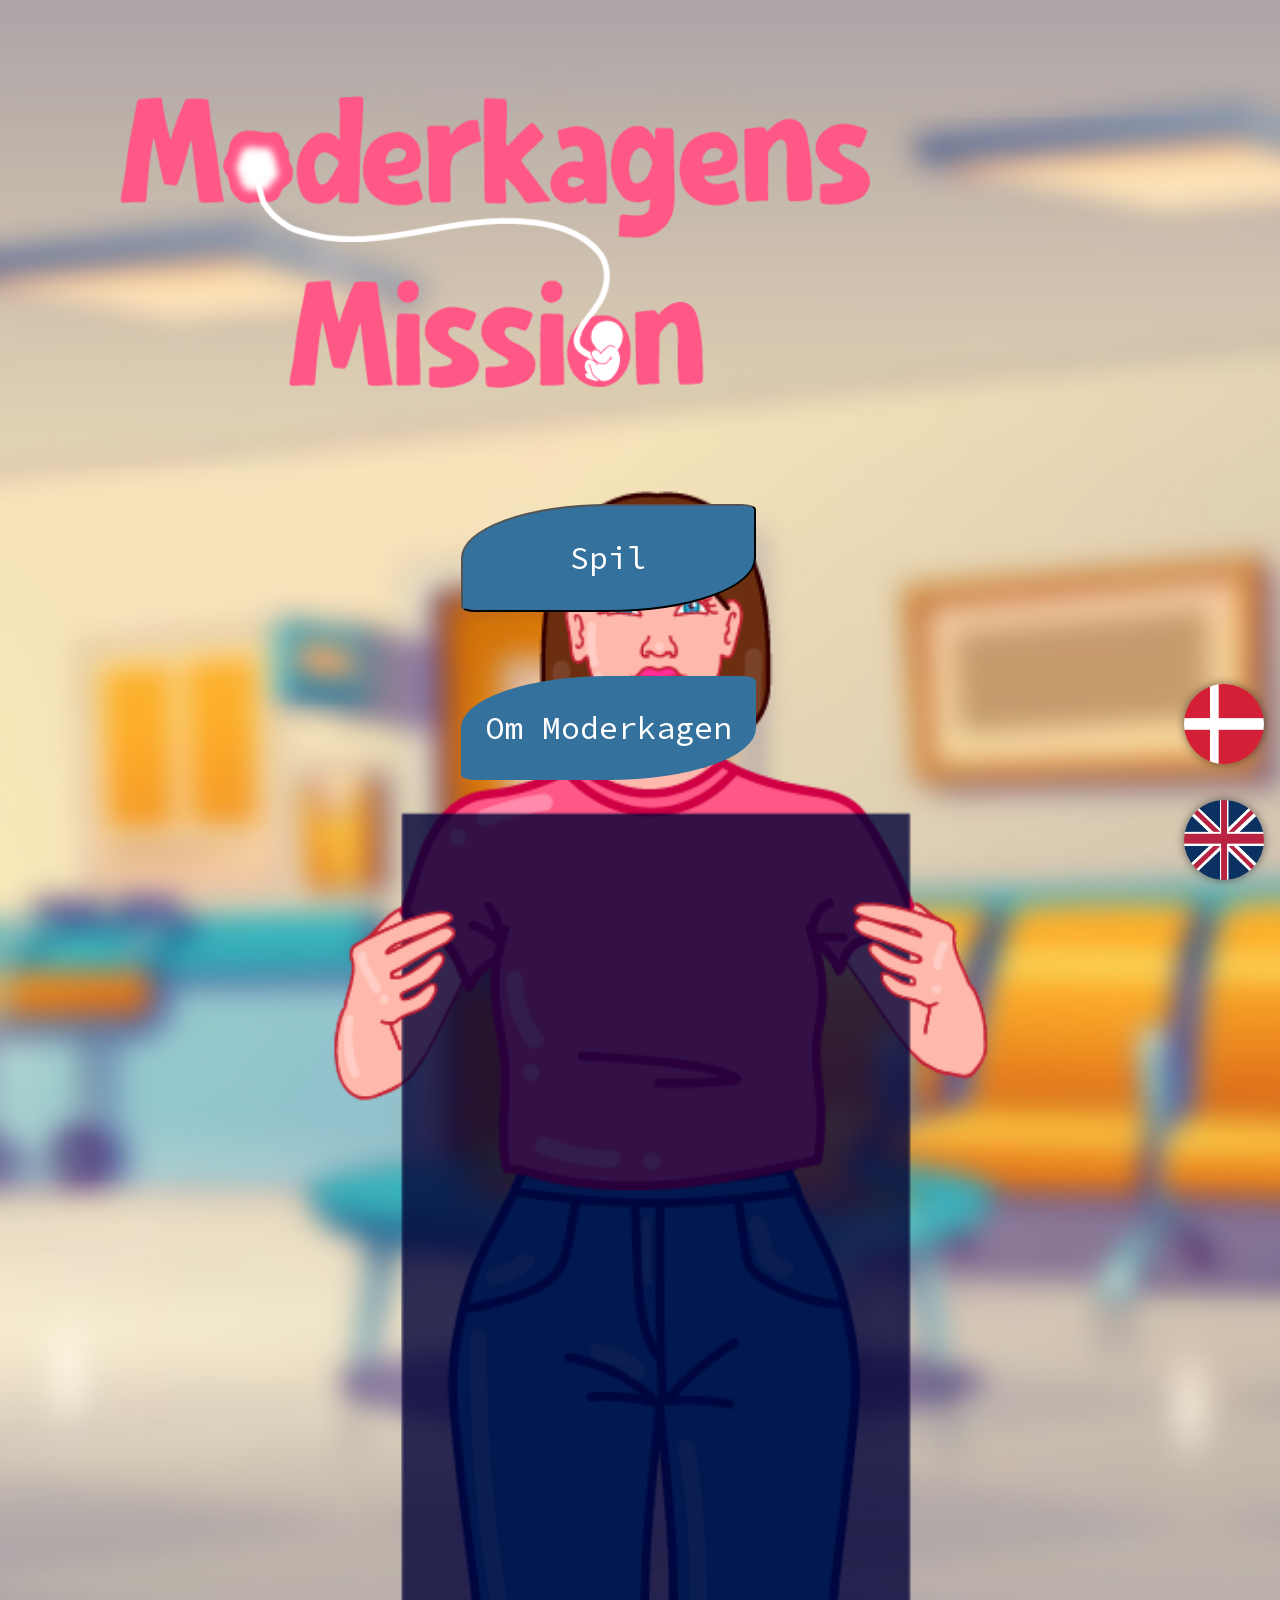
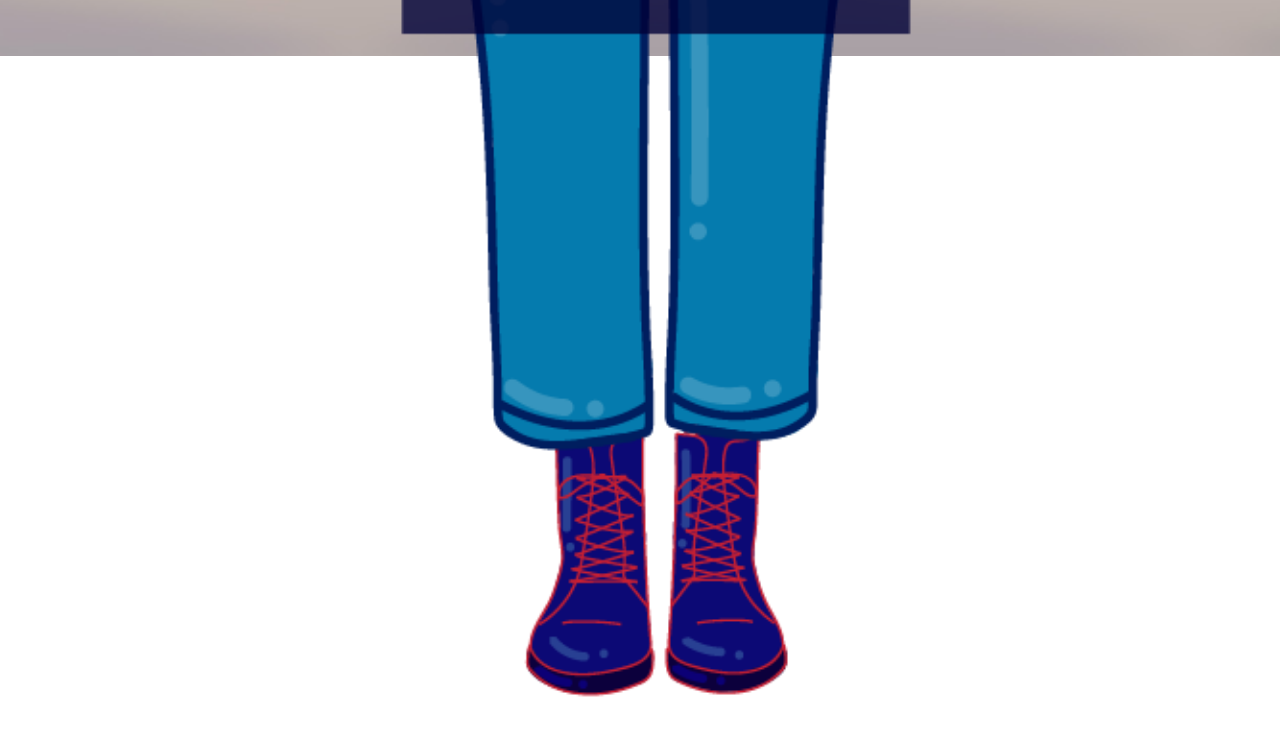
<file: index.html>
<!DOCTYPE html>
<html lang="da">
  <head>
    <meta charset="UTF-8" />
    <meta name="viewport" content="width=device-width, initial-scale=1.0" />
    <title>start-screen</title>
    <link rel="stylesheet" href="css/styles.css" />
    <link rel="stylesheet" href="css/forside.css" />
  </head>
  <body>
    <section id="scanner-container">
      <video id="scanner-video" autoplay muted>
        <source src="media/video/fuld-kvinde.webm" type="video/webm" />
      </video>
    </section>

    <header>
      <img
        src="media/img/logo/moderkagens-mission-logo-uden-back.png"
        alt="Moderkagens mission logo"
        class="logo"
      />
    </header>
    <main>
      <article id="forside-ui">
        <figure>
          <img
            src="media/img/mother/kvinde-forside.png"
            alt="Mom standing with a scaner"
            class="mom"
          />
        </figure>
        <section class="scanner-screen">
          <button class="front-btns" id="action-knap">Spil</button>
          <a href="infographic.html" class="front-btns">Om Moderkagen</a>
        </section>
      </article>

      <div class="flag-container">
<figure class="flag-dan">
  
  <img src="media/img/knapper/dan-flag.jpeg" alt="Dan" class="flag dan">
 </figure>
 
 <figure class="flag-eng">
  <img src="media/img/knapper/eng-flag.jpg" alt="Eng" class="flag eng">
</figure>
</div>

    </main>
    <script src="js/scannerVideo.js"></script>
  </body>
</html>

<!-- Dette er en test -->
</file>
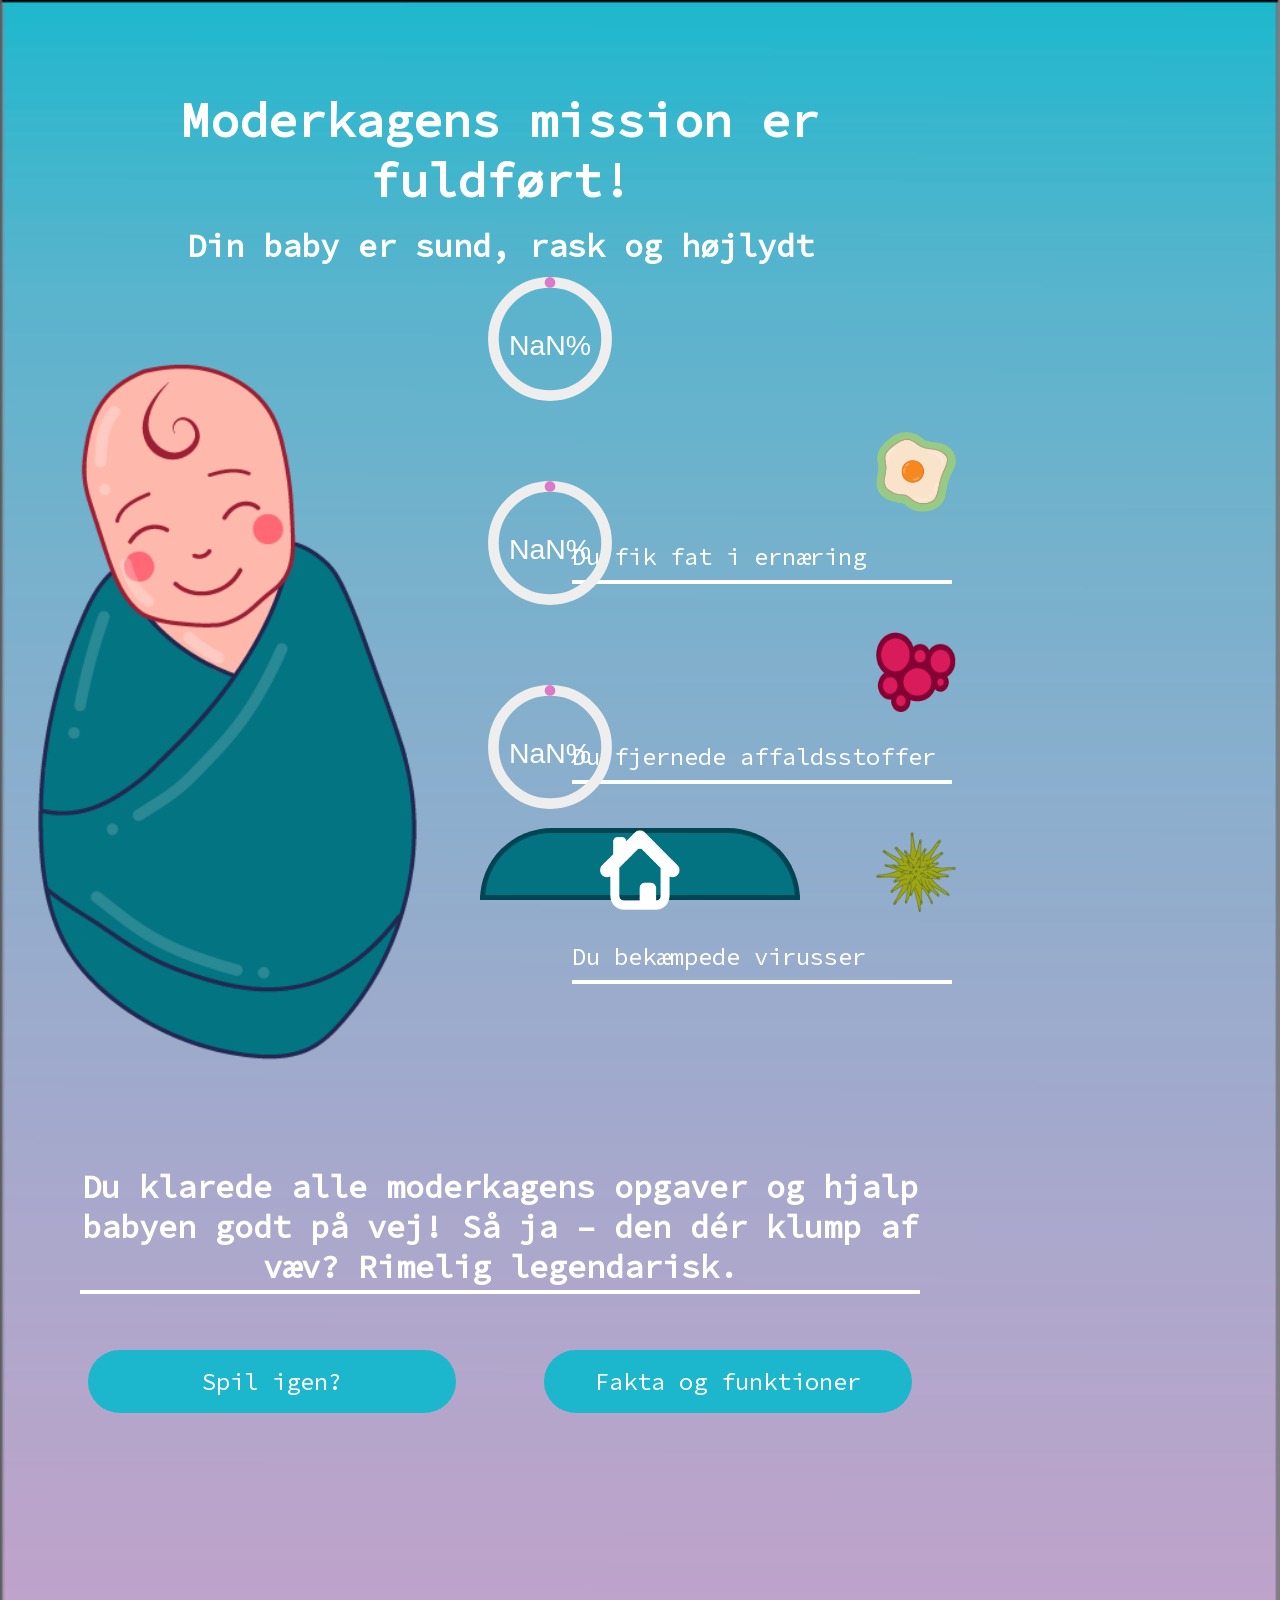
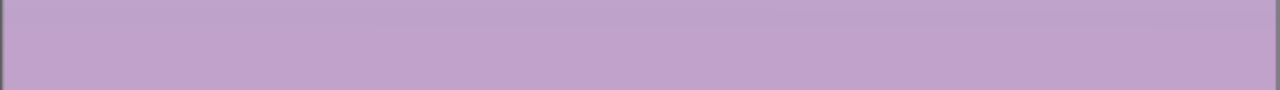
<file: game-end1.html>
<!DOCTYPE html>
<html lang="da">
  <head>
    <meta charset="UTF-8" />
    <meta name="viewport" content="width=device-width, initial-scale=1.0" />
    <title>game-end-good</title>
    <link rel="stylesheet" href="css/styles.css" />
    <link rel="stylesheet" href="css/game-endings.css" />
  </head>
  <body>
    <main>
      <div class="background"></div>
      <section class="overskrifter">
        <h1 class="h1">Moderkagens mission er fuldført!</h1>
        <h2 class="konsekvenser">Din baby er sund, rask og højlydt</h2>
      </section>

      <!-- <figure class="scoreDisplay">
            <p id="score-good">Good: 0 / 0</p>
            <p id="score-bad">Bad: 0 / 0</p>
            <p id="score-waste">Waste: 0 / 0</p>
            <p id="score-virus">Virus: 0 / 0</p>
        </figure> -->

      <article class="progress-container">
        <section class="circle-progress" data-type="good">
          <svg viewBox="0 0 36 36">
            <path
              class="bg"
              d="M18 2.0845 a 15.9155 15.9155 0 1 1 0 31.831 a 15.9155 15.9155 0 1 1 0 -31.831"
            />
            <path
              class="progress"
              d="M18 2.0845 a 15.9155 15.9155 0 1 1 0 31.831 a 15.9155 15.9155 0 1 1 0 -31.831"
            />
            <text x="18" y="20.35" class="percentage">0%</text>
          </svg>
          <!-- <p>Good</p> -->
        </section>

        <section class="circle-progress" data-type="waste">
          <svg viewBox="0 0 36 36">
            <path
              class="bg"
              d="M18 2.0845 a 15.9155 15.9155 0 1 1 0 31.831 a 15.9155 15.9155 0 1 1 0 -31.831"
            />
            <path
              class="progress"
              d="M18 2.0845 a 15.9155 15.9155 0 1 1 0 31.831 a 15.9155 15.9155 0 1 1 0 -31.831"
            />
            <text x="18" y="20.35" class="percentage">0%</text>
          </svg>
          <!-- <p>Bad</p> -->
          <!-- Samme struktur som ovenfor -->
        </section>

        <section class="circle-progress" data-type="virus">
          <svg viewBox="0 0 36 36">
            <path
              class="bg"
              d="M18 2.0845 a 15.9155 15.9155 0 1 1 0 31.831 a 15.9155 15.9155 0 1 1 0 -31.831"
            />
            <path
              class="progress"
              d="M18 2.0845 a 15.9155 15.9155 0 1 1 0 31.831 a 15.9155 15.9155 0 1 1 0 -31.831"
            />
            <text x="18" y="20.35" class="percentage">0%</text>
          </svg>
          <!-- <p>Waste</p> -->
          <!-- Samme struktur -->
        </section>
      </article>

      <article class="baby-scores">
        <section class="baby-face">
          <img src="media/img/baby/baby-happy.png" alt="Glad baby" />
        </section>

        <section class="scores">
          <aside class="ernaering resultater">
            <img
              src="media/img/knapper/progress-template.png"
              alt="Progrssions-doughnut"
              class="prog-doughnuts"
            />
            <div class="ikon-tekst">
              <img src="media/img/food-items/fried-egg.png" alt="spejlæg" />
              <p>Du fik fat i ernæring</p>
            </div>
          </aside>

          <aside class="affaldsstoffer resultater">
            <img
              src="media/img/knapper/progress-template.png"
              alt="Progrssions-doughnut"
              class="prog-doughnuts"
            />
            <div class="ikon-tekst">
              <img
                src="media/img/affaldsstoffer/waste-pink.png"
                alt="pink-affaldsstof"
              />
              <p>Du fjernede affaldsstoffer</p>
            </div>
          </aside>
          <aside class="infektion resultater">
            <img
              src="media/img/knapper/progress-template.png"
              alt="Progrssions-doughnut"
              class="prog-doughnuts"
            />
            <div class="ikon-tekst">
              <img src="media/img/virus/herpes.png" alt="herpes" />
              <p>Du bekæmpede virusser</p>
            </div>
          </aside>
        </section>
      </article>

      <h3 class="bundtekst">
        Du klarede alle moderkagens opgaver og hjalp babyen godt på vej! Så ja – den dér klump af væv? Rimelig legendarisk.
      </h3>

      <div class="btn-box">
        <a href="game1-food.html" class="btn">Spil igen?</a>
        <a href="infographic.html" class="btn">Fakta og funktioner</a>
      </div>

      <div class="blue-cornors">
        <div class="home-btn">
          <a href="index.html">
            <img
              src="media/img/icons/back-to-home-white.png"
              alt="Back-2-Home"
              class="home"
            />
          </a>
        </div>
      </div>
    </main>
    <script src="js/localStorage.js"></script>
    <script src="js/congrats.js"></script>
    <script src="js/scores.js"></script>
  </body>
</html>
</file>
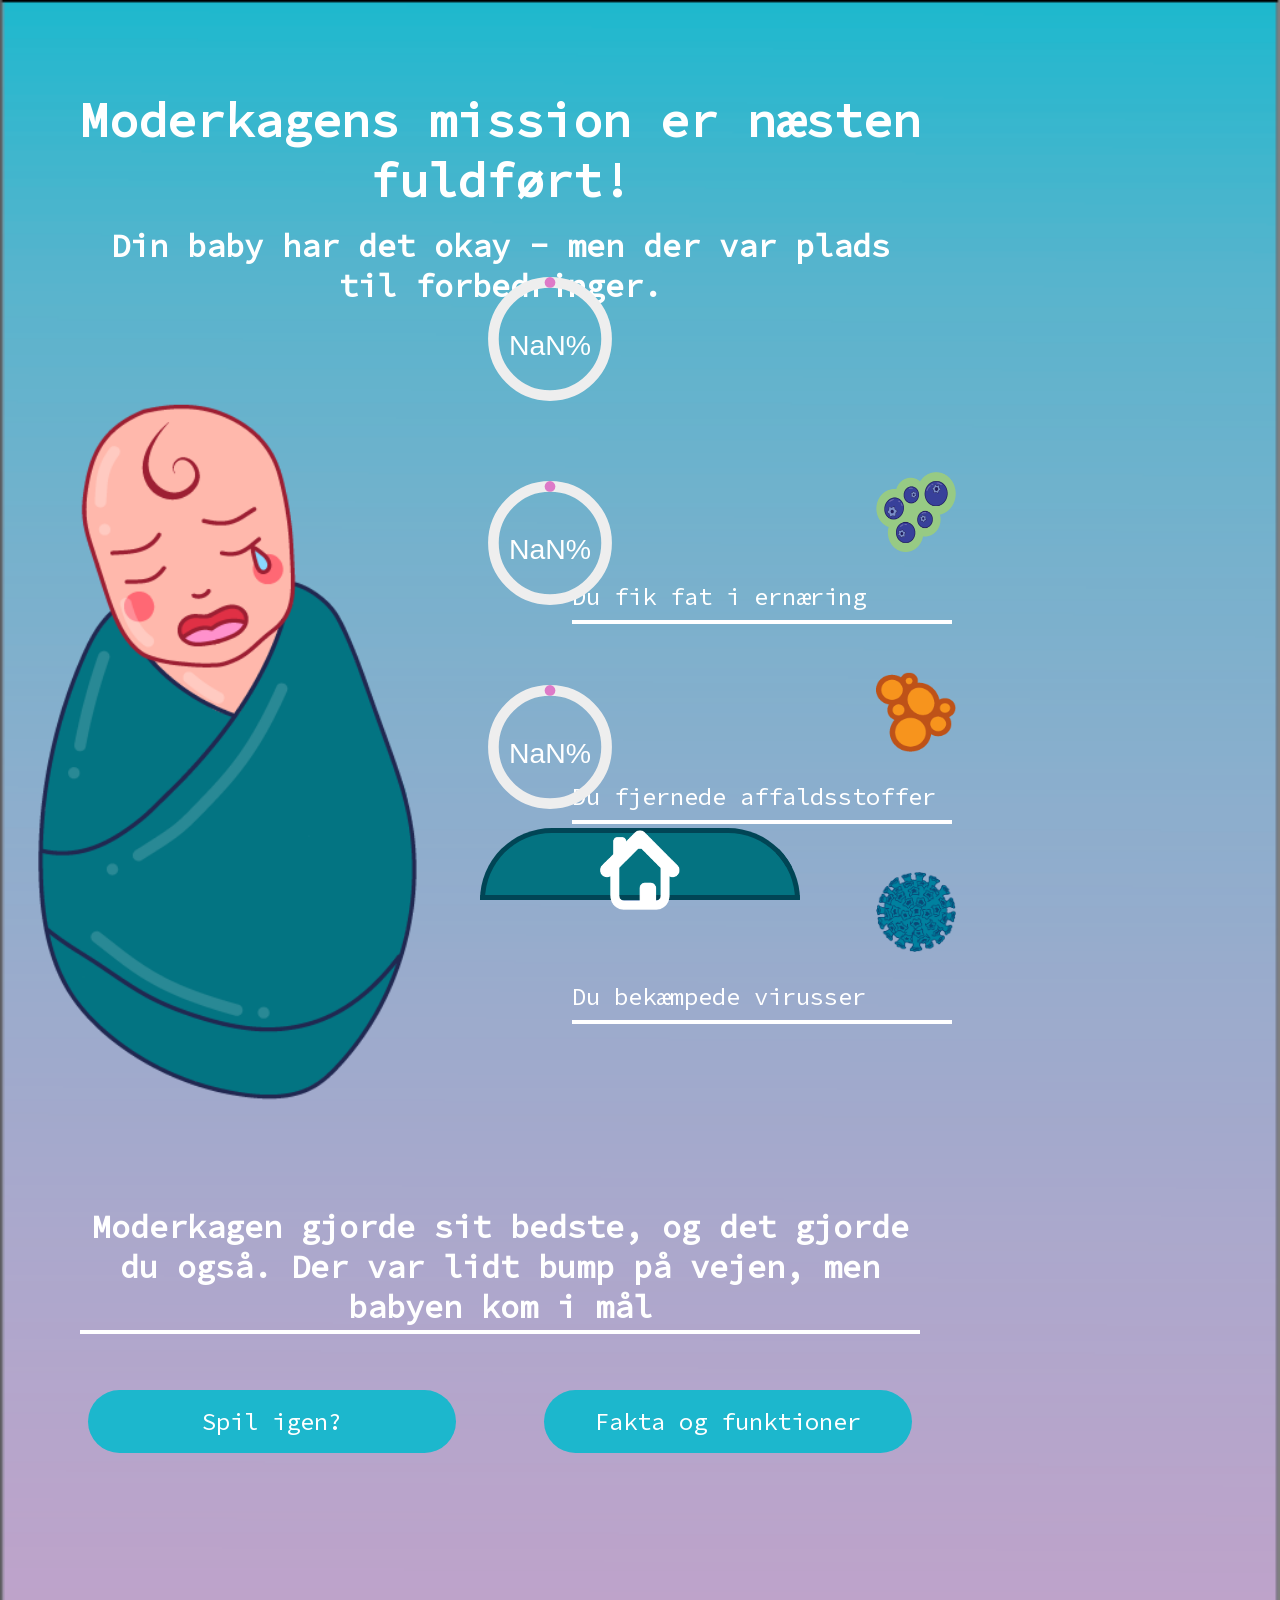
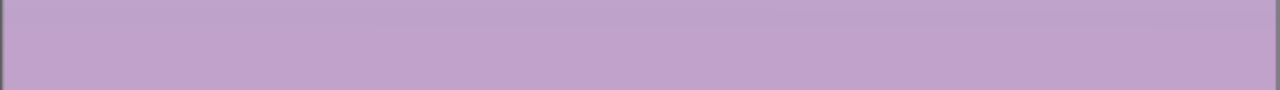
<file: game-end2.html>
<!DOCTYPE html>
<html lang="da">
  <head>
    <meta charset="UTF-8" />
    <meta name="viewport" content="width=device-width, initial-scale=1.0" />
    <title>game-end-mid</title>
    <link rel="stylesheet" href="css/styles.css" />
    <link rel="stylesheet" href="css/game-endings.css" />
  </head>
  <body>
    <main>
        <div class="background"></div>
      <section class="overskrifter">
        <h1 class="h1">Moderkagens mission er næsten fuldført!</h1>
        <h2 class="konsekvenser">Din baby har det okay - men der var plads til forbedringer.</h2>
      </section>

      <article class="progress-container">
        <section class="circle-progress" data-type="good">
          <svg viewBox="0 0 36 36">
            <path
              class="bg"
              d="M18 2.0845 a 15.9155 15.9155 0 1 1 0 31.831 a 15.9155 15.9155 0 1 1 0 -31.831"
            />
            <path
              class="progress"
              d="M18 2.0845 a 15.9155 15.9155 0 1 1 0 31.831 a 15.9155 15.9155 0 1 1 0 -31.831"
            />
            <text x="18" y="20.35" class="percentage">0%</text>
          </svg>
          <!-- <p>Good</p> -->
        </section>

        <section class="circle-progress" data-type="waste">
          <svg viewBox="0 0 36 36">
            <path
              class="bg"
              d="M18 2.0845 a 15.9155 15.9155 0 1 1 0 31.831 a 15.9155 15.9155 0 1 1 0 -31.831"
            />
            <path
              class="progress"
              d="M18 2.0845 a 15.9155 15.9155 0 1 1 0 31.831 a 15.9155 15.9155 0 1 1 0 -31.831"
            />
            <text x="18" y="20.35" class="percentage">0%</text>
          </svg>
          <!-- <p>Bad</p> -->
          <!-- Samme struktur som ovenfor -->
        </section>

        <section class="circle-progress" data-type="virus">
          <svg viewBox="0 0 36 36">
            <path
              class="bg"
              d="M18 2.0845 a 15.9155 15.9155 0 1 1 0 31.831 a 15.9155 15.9155 0 1 1 0 -31.831"
            />
            <path
              class="progress"
              d="M18 2.0845 a 15.9155 15.9155 0 1 1 0 31.831 a 15.9155 15.9155 0 1 1 0 -31.831"
            />
            <text x="18" y="20.35" class="percentage">0%</text>
          </svg>
          <!-- <p>Waste</p> -->
          <!-- Samme struktur -->
        </section>
      </article>

      <article class="baby-scores">
        <section class="baby-face">
          <img src="media/img/baby/baby-sad.png" alt="Glad baby" />
        </section>

        <section class="scores">
          <aside class="ernaering resultater">
            <img
              src="media/img/knapper/progress-template.png"
              alt="Progrssions-doughnut"
              class="prog-doughnuts"
            />
            <div class="ikon-tekst">
              <img src="media/img/food-items/blueberry.png" alt="blåbær" />
              <p>Du fik fat i ernæring</p>
            </div>
          </aside>

          <aside class="affaldsstoffer resultater">
            <img
              src="media/img/knapper/progress-template.png"
              alt="Progrssions-doughnut"
              class="prog-doughnuts"
            />
            <div class="ikon-tekst">
              <img
                src="media/img/affaldsstoffer/waste-orange.png"
                alt="pink-affaldsstof"
              />
              <p>Du fjernede affaldsstoffer</p>
            </div>
          </aside>
          <aside class="infektion resultater">
            <img
              src="media/img/knapper/progress-template.png"
              alt="Progrssions-doughnut"
              class="prog-doughnuts"
            />
            <div class="ikon-tekst">
              <img src="media/img/virus/papiloma.png" alt="papiloma" />
              <p>Du bekæmpede virusser</p>
            </div>
          </aside>
        </section>
      </article>

      <h3 class="bundtekst">
        Moderkagen gjorde sit bedste, og det gjorde du også. Der var lidt bump
        på vejen, men babyen kom i mål
      </h3>

      <div class="btn-box">
        <a href="game1-food.html" class="btn">Spil igen?</a>
        <a href="infographic.html" class="btn">Fakta og funktioner</a>
      </div>

      <div class="blue-cornors">
        <div class="home-btn">
          <a href="index.html">
            <img
              src="media/img/icons/back-to-home-white.png"
              alt="Back-2-Home"
              class="home"
            />
          </a>
        </div>
      </div>
    </main>

    <script src="js/localStorage.js"></script>
    <script src="js/congrats.js"></script>
    <script src="js/scores.js"></script>
  </body>
</html>
</file>
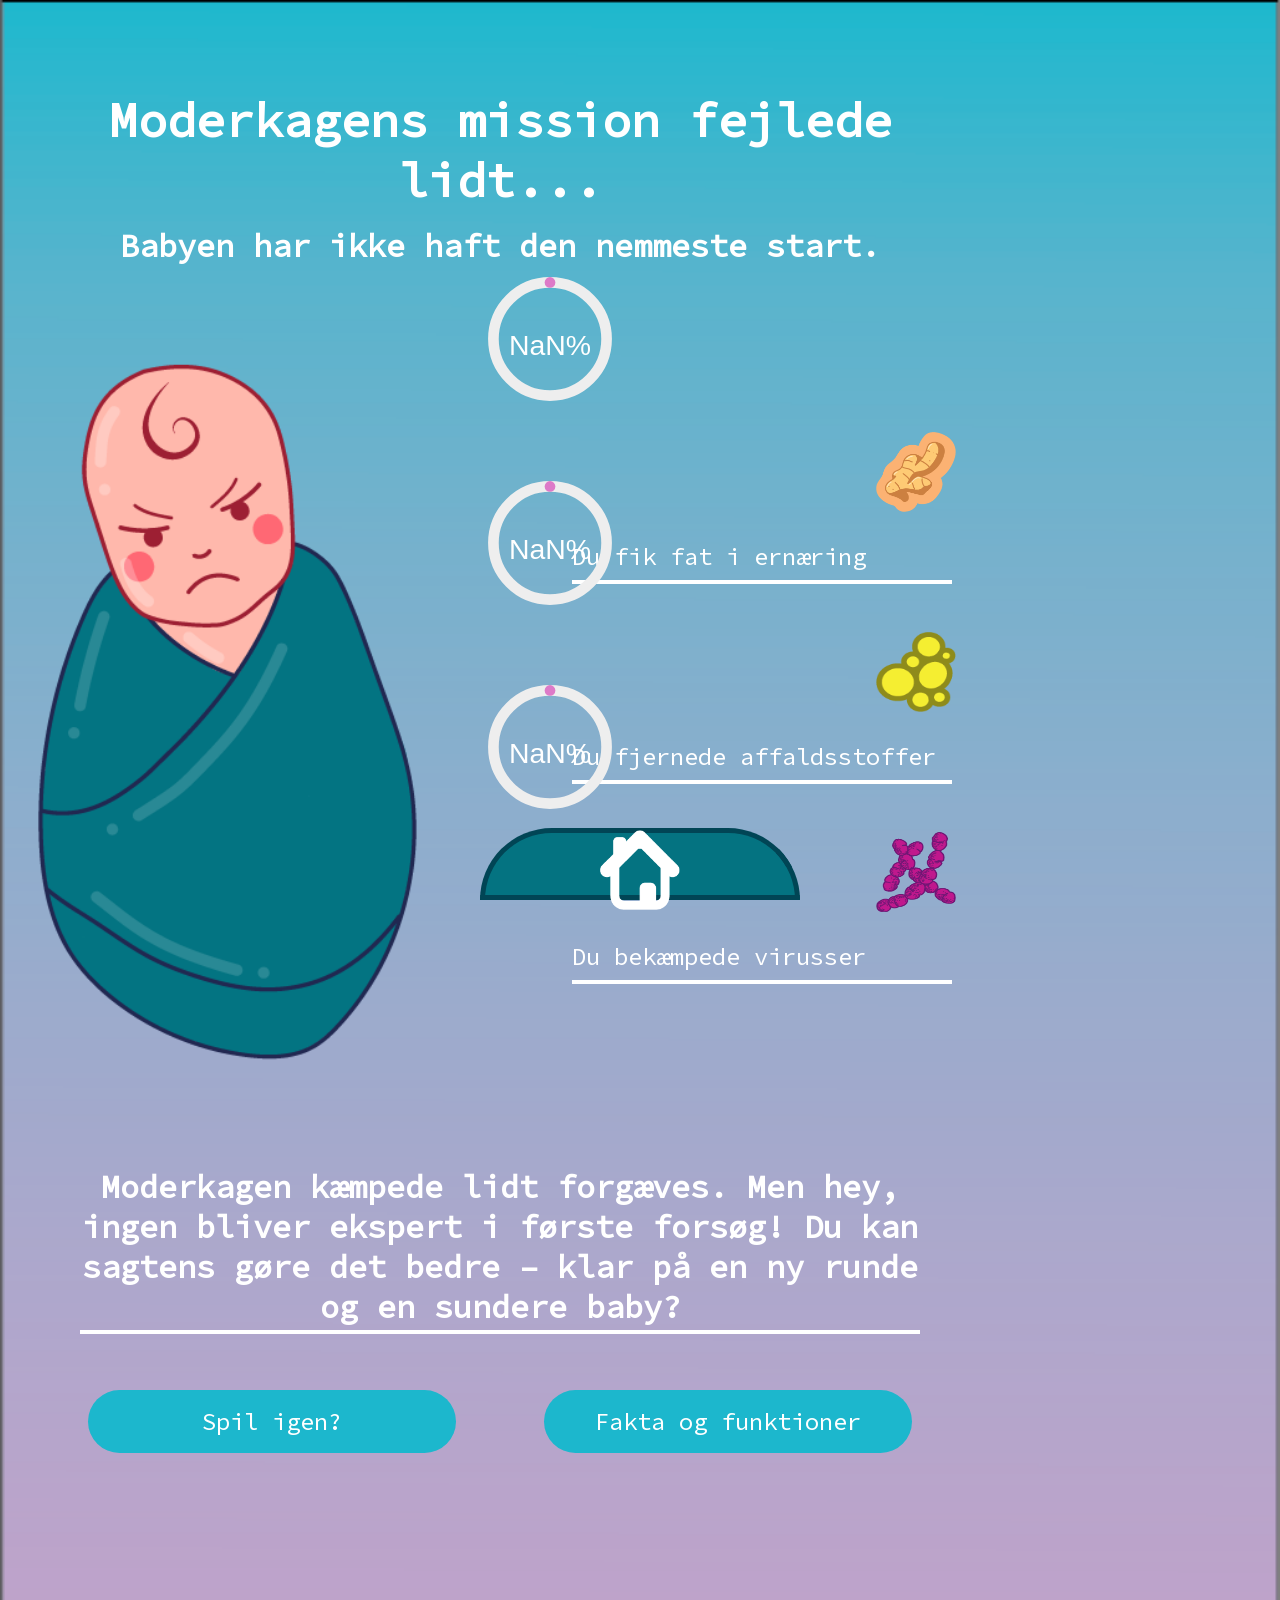
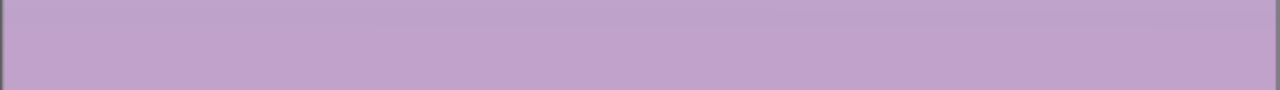
<file: game-end3.html>
<!DOCTYPE html>
<html lang="da">
  <head>
    <meta charset="UTF-8" />
    <meta name="viewport" content="width=device-width, initial-scale=1.0" />
    <title>game-end-bad</title>
    <link rel="stylesheet" href="css/styles.css" />
    <link rel="stylesheet" href="css/game-endings.css" />
  </head>
  <body>
    <main>
      <div class="background"></div>
      <section class="overskrifter">
        <h1 class="h1">Moderkagens mission fejlede lidt...</h1>
        <h2 class="konsekvenser">Babyen har ikke haft den nemmeste start.</h2>
      </section>

      <article class="progress-container">
        <section class="circle-progress" data-type="good">
          <svg viewBox="0 0 36 36">
            <path
              class="bg"
              d="M18 2.0845 a 15.9155 15.9155 0 1 1 0 31.831 a 15.9155 15.9155 0 1 1 0 -31.831"
            />
            <path
              class="progress"
              d="M18 2.0845 a 15.9155 15.9155 0 1 1 0 31.831 a 15.9155 15.9155 0 1 1 0 -31.831"
            />
            <text x="18" y="20.35" class="percentage">0%</text>
          </svg>
          <!-- <p>Good</p> -->
        </section>

        <section class="circle-progress" data-type="waste">
          <svg viewBox="0 0 36 36">
            <path
              class="bg"
              d="M18 2.0845 a 15.9155 15.9155 0 1 1 0 31.831 a 15.9155 15.9155 0 1 1 0 -31.831"
            />
            <path
              class="progress"
              d="M18 2.0845 a 15.9155 15.9155 0 1 1 0 31.831 a 15.9155 15.9155 0 1 1 0 -31.831"
            />
            <text x="18" y="20.35" class="percentage">0%</text>
          </svg>
          <!-- <p>Bad</p> -->
          <!-- Samme struktur som ovenfor -->
        </section>

        <section class="circle-progress" data-type="virus">
          <svg viewBox="0 0 36 36">
            <path
              class="bg"
              d="M18 2.0845 a 15.9155 15.9155 0 1 1 0 31.831 a 15.9155 15.9155 0 1 1 0 -31.831"
            />
            <path
              class="progress"
              d="M18 2.0845 a 15.9155 15.9155 0 1 1 0 31.831 a 15.9155 15.9155 0 1 1 0 -31.831"
            />
            <text x="18" y="20.35" class="percentage">0%</text>
          </svg>
          <!-- <p>Waste</p> -->
          <!-- Samme struktur -->
        </section>
      </article>

      <article class="baby-scores">
        <section class="baby-face">
          <img src="media/img/baby/baby-angry.png" alt="Glad baby" />
        </section>

        <section class="scores">
          <aside class="ernaering resultater">
            <img
              src="media/img/knapper/progress-template.png"
              alt="Progrssions-doughnut"
              class="prog-doughnuts"
            />
            <div class="ikon-tekst">
              <img src="media/img/food-items/ginger.png" alt="ingefær" />
              <p>Du fik fat i ernæring</p>
            </div>
          </aside>

          <aside class="affaldsstoffer resultater">
            <img
              src="media/img/knapper/progress-template.png"
              alt="Progrssions-doughnut"
              class="prog-doughnuts"
            />
            <div class="ikon-tekst">
              <img
                src="media/img/affaldsstoffer/waste-yellow.png"
                alt="pink-affaldsstof"
              />
              <p>Du fjernede affaldsstoffer</p>
            </div>
          </aside>
          <aside class="infektion resultater">
            <img
              src="media/img/knapper/progress-template.png"
              alt="Progrssions-doughnut"
              class="prog-doughnuts"
            />
            <div class="ikon-tekst">
              <img src="media/img/virus/estreptococo.png" alt="estreptococo" />
              <p>Du bekæmpede virusser</p>
            </div>
          </aside>
        </section>
      </article>

      <h3 class="bundtekst">
        Moderkagen kæmpede lidt forgæves. Men hey, ingen bliver ekspert i første
        forsøg! Du kan sagtens gøre det bedre – klar på en ny runde og en
        sundere baby?
      </h3>

      <div class="btn-box">
        <a href="game1-food.html" class="btn">Spil igen?</a>
        <a href="infographic.html" class="btn">Fakta og funktioner</a>
      </div>

      <div class="blue-cornors">
        <div class="home-btn">
          <a href="index.html">
            <img
              src="media/img/icons/back-to-home-white.png"
              alt="Back-2-Home"
              class="home"
            />
          </a>
        </div>
      </div>
    </main>
    <script src="js/localStorage.js"></script>
    <script src="js/congrats.js"></script>
    <script src="js/scores.js"></script>
  </body>
</html>
</file>
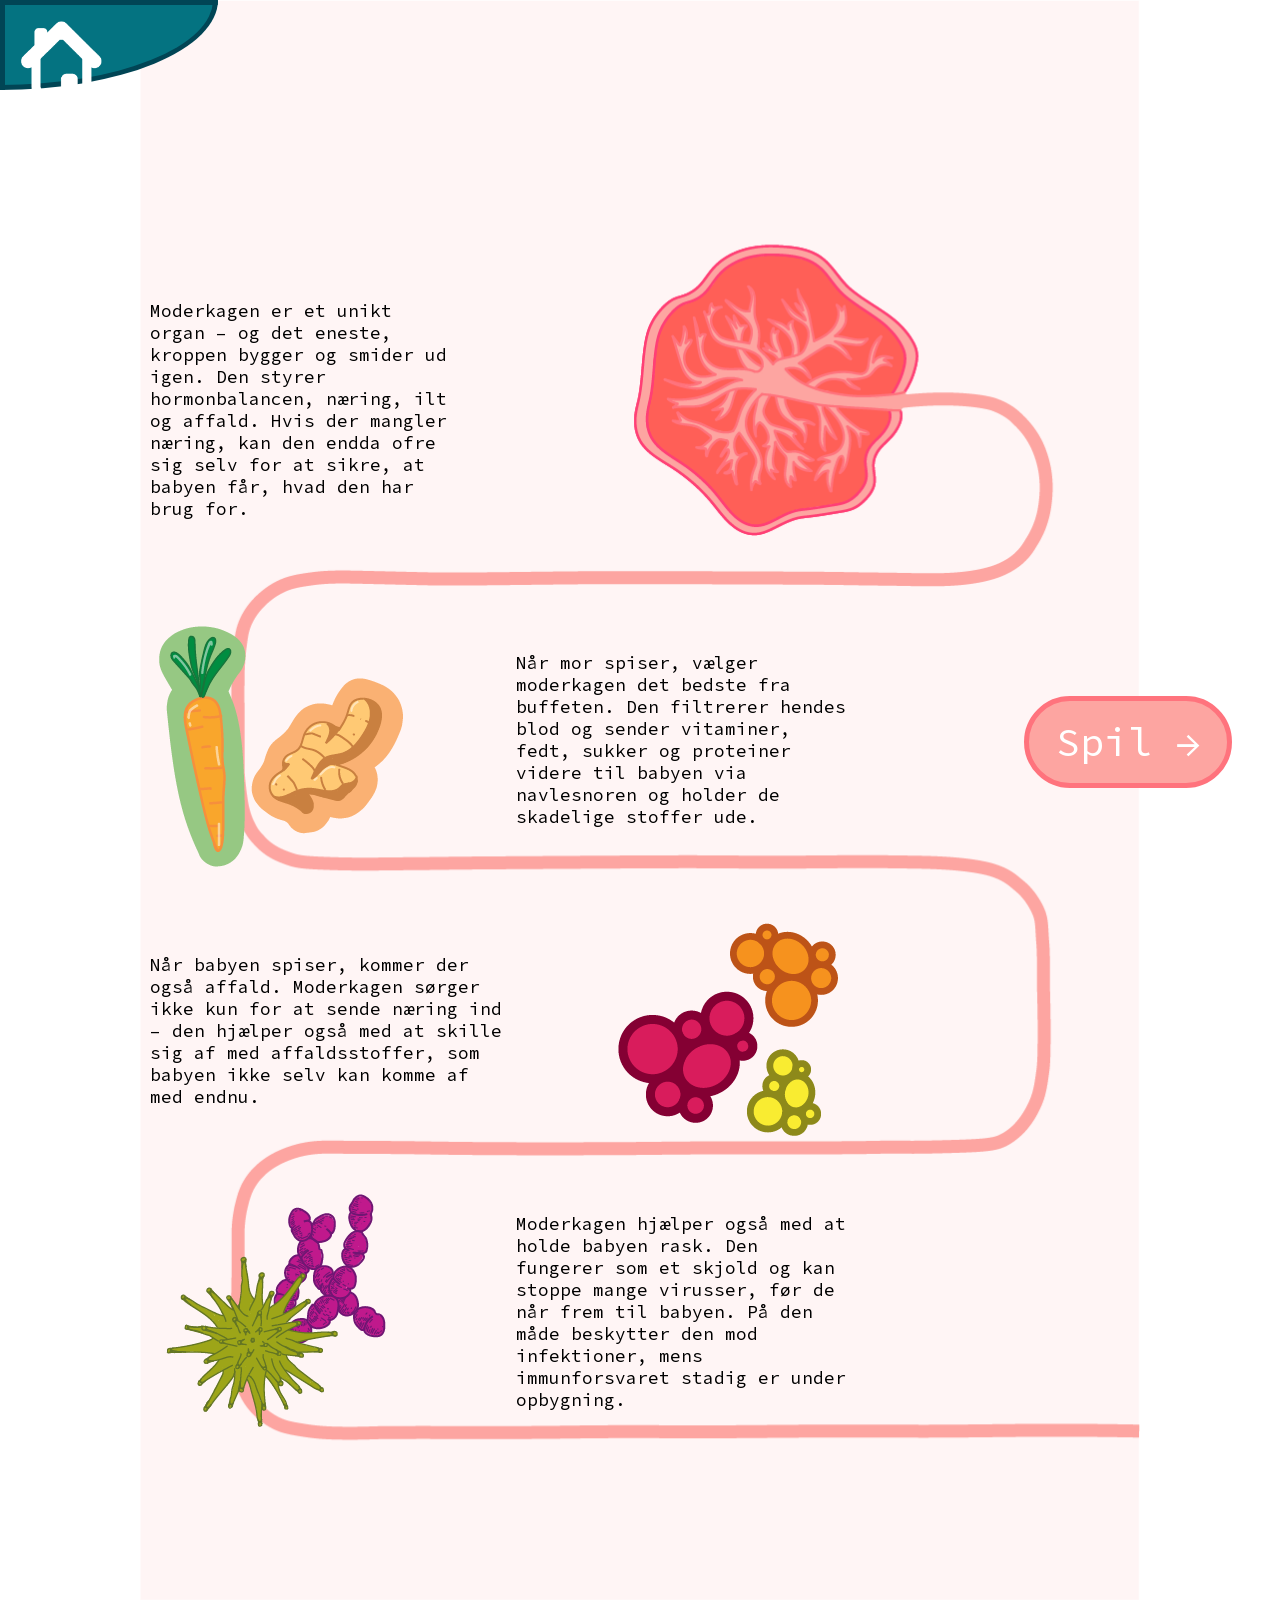
<file: infographic.html>
<!DOCTYPE html>
<html lang="da">
  <head>
    <meta charset="UTF-8" />
    <meta name="viewport" content="width=device-width, initial-scale=1.0" />
    <title>Infographic</title>
    <link rel="stylesheet" href="css/infographic.css" />
    <link rel="stylesheet" href="css/styles.css" />
  </head>
  <body>
    <main>
      <div class="home-btn">
        <a href="index.html">
          <img
            src="media/img/icons/back-to-home-white.png"
            alt="Back-2-Home"
            class="home"
          />
        </a>
      </div>

      <div class="infographic-content">
        <section class="infograph-topics moderkage">
          <section class="container-1">
            <p>
              Moderkagen er et unikt organ – og det eneste, kroppen bygger og
              smider ud igen. Den styrer hormonbalancen, næring, ilt og affald.
              Hvis der mangler næring, kan den endda ofre sig selv for at sikre,
              at babyen får, hvad den har brug for.
            </p>
          </section>
          <div>
            <p></p>
          </div>
        </section>

        <section class="infograph-topics food">
          <figure class="img-food">
            <img
              src="media/img/infografik/infografik-mad.png"
              alt="carrot and ginger"
            />
          </figure>
          <section class="container-2">
            <p>
              Når mor spiser, vælger moderkagen det bedste fra buffeten. Den
              filtrerer hendes blod og sender vitaminer, fedt, sukker og
              proteiner videre til babyen via navlesnoren og holder de skadelige
              stoffer ude.
            </p>
          </section>
        </section>

        <section class="infograph-topics waste">
          <section class="container-3">
            <p>
              Når babyen spiser, kommer der også affald. Moderkagen sørger ikke
              kun for at sende næring ind – den hjælper også med at skille sig
              af med affaldsstoffer, som babyen ikke selv kan komme af med
              endnu.
            </p>
          </section>
          <figure class="img-waste">
            <img
              src="media/img/infografik/infografik-affald.png"
              alt="pink, orange and green waste"
            />
          </figure>
        </section>

        <section class="infograph-topics virus">
          <figure class="img-virus">
            <img
              src="media/img/infografik/infografik-virus.png"
              alt="estreptococo and herpes virus"
            />
          </figure>
          <section class="container-4">
            <p>
              Moderkagen hjælper også med at holde babyen rask. Den fungerer som
              et skjold og kan stoppe mange virusser, før de når frem til
              babyen. På den måde beskytter den mod infektioner, mens
              immunforsvaret stadig er under opbygning.
            </p>
          </section>
        </section>

        <a href="intro-video.html" class="spil-btn">Spil →</a>
      </div>
    </main>
  </body>
</html>
</file>
<file: css/styles.css>
* {
    margin: 0;
    padding: 0;
    box-sizing: border-box;
}

body {
    max-width: 1000px;
    max-height: 1600px;
    overflow-x: hidden;
    overflow-y: hidden;
    min-height:1600px;
    font-family: 'SourceCodeVariable', monospace;
}

@font-face {
  font-family: 'SourceCodeVariable'; /* Give your font a name */
  src: url('../media/fonts/source-codevariable.ttf') format('truetype');
  font-weight: normal;
  font-style: normal;
}

a {
    text-decoration: none;
    color: white;
}

.home-btn {
    width: 17%;
    height: 10%;
    background-color: #047381;
    border: 5px solid #014555;
    border-radius: 0 0 150% 0;
    position: absolute;
    z-index: 1001;
}

.home {
   height: 5em; 
   width: auto;
   margin: 1rem 6rem 3rem 1rem;
}

.blue-cornors {
    display: flex;
    justify-content: space-between;
}

.confirm-home {
 background-color: #fff;
 z-index: 1001;
   width: 30rem;
    height: 15rem;
    position: absolute;
    top: 50%;
    left: 50%;
    transform: translate(-50%, -50%);
    border-radius: 8px;
    display: flex;
    justify-content: center;
    flex-direction: column;
    
}

#exit, #stay {
    display: flex;
    border-color: #29abe2;
    color: #fff;
    font-size: 1.5rem;
    background-color: #29abe2; 
    border-radius: 23px;
    padding: 0.7rem;
    min-width: 8rem;
   column-gap: 3rem;
    justify-content: center;
    text-align: center;
}

.b2home-btn {
    display: flex;
    flex-direction: row;
    justify-content: space-evenly;
}

.confirm-box {
    display: none; 
    position: fixed;
    z-index: 1000;
    left: 0;
    top: 0;
    width: 100vw;
    height: 100vh;
    background-color: rgba(0, 0, 0, 0.5);
    padding: 1rem;
   
}


.blod-baner {
    width: 100%;
    height: auto;
    position: absolute;
    display: inline-block;
}

.flag {
    width: 5rem;
    height: 5rem;
    border-radius: 100%;
    margin: 1rem;
    box-shadow: 0 0 10px rgba(0, 0, 0, 0.5);
}

.flag-container {
    display: flex;
    flex-direction: column;
    justify-content: end;
    align-items: end;
    position: absolute;
    bottom: 0;
    right: 0;
}
</file>
<file: css/forside.css>
body {
  background-image: url(../media/img/backgrunds/blurry-background-01.jpg);
  background-repeat: no-repeat;
  background-size: cover;
  height: 100vh;
  width: 100vw;
}

.logo {
  margin-left: 12%;
  margin-right: auto;
  margin-top: 6rem;
  width: 75%;
  height: auto;
}

.mom {
  margin: 3% 21%;
  position: absolute;
  display: inline-block;
  width: 60%;
  height: auto;
}

.scanner-screen {
  display: flex;
  flex-direction: column;
  row-gap: 4rem;
  position: absolute;
  z-index: 10;
  top: 56%;
  left: 36%;
}

.front-btns {
  background-color: #34719d;
  padding: 2rem 1.5rem;
  border-radius: 50% 5%;
  text-align: center;
}

a, button {
  font-family: 'SourceCodeVariable'; 
  font-weight: normal;
  font-style: normal;
  text-decoration: none;
  color: white;
  font-size: 2rem;
}

#scanner-container {
      position: fixed;
      top: 0; left: 0;
      width: 100vw;
      height: 100vh;
      background: black;
      display: none;
      justify-content: center;
      align-items: center;
      z-index: 10;
    }

    #scanner-container video {
      width: 100%;
      height: 100%;
      object-fit: cover;
    }
</file>
<file: css/game-endings.css>
body {
  background-image: url(../media/img/backgrunds/background-end-game.png);
  background-repeat: no-repeat;
  background-size: cover;
  color: #fff;
  min-height: 1600px;
}

.overskrifter {
  margin: 10vh 0 5vh 0;
  display: flex;
  flex-direction: column;
  align-items: center;
}

h1 {
  font-size: 3rem;
  margin-bottom: 1rem;
  width: 85%;
  text-align: center;
}

h2 {
  font-size: 2rem;
  margin-bottom: 5%;
  width: 85%;
  text-align: center;
}

p {
  font-size: 1.5rem;
}

.home {
  height: 5em;
  width: auto;
  margin: 1rem 0 0 0;
}

.home-btn {
  width: 25%;
  height: 8%;
  background-color: #047381;
  border: 5px solid #014555;
  border-radius: 300px 300px 0 0;
  bottom: 0;
  left: 50%;
  transform: translateX(-50%);

  display: flex;
  justify-content: center;
  align-items: center;
}

.blue-cornors {
  display: flex;
  justify-content: space-between;
}

.baby-scores {
  display: flex;
  margin-bottom: 6rem;
  justify-content: space-around;
  align-items: center;
}

.baby-face {
  width: 33vw;
}

.baby-face img {
  width: 100%;
  height: auto;
  margin-left: 2rem;
}

.scores {
  display: flex;
  flex-direction: column;
  row-gap: 1rem;
}

.prog-doughnuts {
  opacity: 0;
  border-right: solid #fff 0.3em;
  margin-right: 1rem;
  height: 10rem;
  width: auto;
}

.resultater {
  display: flex;
  flex-direction: row;
  padding-bottom: 1.5rem;
  width: 35rem;
  margin-right: 3rem;
}

.ikon-tekst {
  border-bottom: solid #fff 0.3rem;
  display: flex;
  flex-direction: column;
  row-gap: 1rem;
  justify-content: space-between;
  padding-bottom: 0.5rem;
  width: 30rem;
}

.ikon-tekst img {
  position: relative;
  left: 80%;
  height: 5rem;
  width: 5rem;
  margin-top: 0.5rem;
}

.bundtekst {
  text-align: center;
  margin: 0 5rem 3rem 5rem;
  border-bottom: solid #fff 0.3rem;
  padding-bottom: 3px;
  margin-bottom: 3.5rem;
}

h3 {
  text-align: center;
  font-size: 2rem;
}

.videre-knap {
  position: relative;
  left: 80%;
}

.videre-knap img {
  width: 10%;
  margin-bottom: 2rem;
}

.btn-box {
  display: flex;
  flex-direction: row;
  justify-content: space-evenly;
}

.btn {
  text-decoration: none;
  color: white;
  font-size: 1.5rem;
  background-color: #1cb7cd;
  width: 23rem;
  padding: 1rem;
  text-align: center;
  border-radius: 50px;
}

.progress-container {
  position: fixed;
  display: flex;
  flex-direction: column;
  gap: 4.75rem;
  justify-content: center;
  align-items: center;
  margin-top: 2rem;
  left: 38%;
  top: 27%;
}

.circle-progress {
  width: 8rem;
  height: 8rem;
  text-align: center;
  font-family: sans-serif;
}

svg {
  width: 100%;
  height: 100%;
}

.bg {
  fill: none;
  stroke: #eee;
  stroke-width: 3;
}

.progress {
  fill: none;
  stroke: #dd7ac8; 
  stroke-width: 3;
  stroke-dasharray: 100; 
  stroke-dashoffset: 100; 
  stroke-linecap: round;
  transition: stroke-dasharray 0.5s ease;
}

.percentage {
  fill: #ffffff;
  font-size: 0.5rem;
  text-anchor: middle;
  dominant-baseline: middle;
}
</file>
<file: css/infographic.css>
body {
  background-image: url(../media/img/backgrunds/background-placenta.png);
  background-repeat: no-repeat;
  background-size: contain;
  background-position: center top;
  top: 0;
}

p {
  font-size: 1.1rem;
  margin-bottom: 0.5rem;
}

.spil-btn {
  font-size: 2.5rem;
  background-color: #fda5a1;
  border: 5px solid #ff737d;
  width: 13rem;
  padding: 1rem;
  text-align: center;
  border-radius: 50px;
  position: absolute;
  right: 3rem;
  bottom: 7rem;
}

.home-btn {
  position: absolute;
  z-index: 10;
  top: 0;
}

.infographic-content {
  display: flex;
  flex-direction: column;
}

.infograph-topics {
  display: flex;
  justify-content: space-between;
  align-items: center;
  padding-left: 15%;
  padding-right: 15%;
  column-gap: 100px;
}

.moderkage {
  max-width: 70%;
  margin-top: 30%;
}

.food {
  margin-top: 8%;
}

.waste {
  margin-top: 4%;
}

.virus {
  margin-top: 3%;
}

.img-food,
.img-waste,
.img-virus {
  pointer-events: auto;
  animation: upDown 2.5s ease-in-out infinite;
  z-index: 1100;
  animation: fadeIn 1.5s ease forwards, upDown 2.5s ease-in-out infinite;
}

.waste-icon {
  position: absolute;
  width: 90px;
  pointer-events: auto;
  animation: upDown 2.5s ease-in-out infinite;
  z-index: 1100;
  animation: fadeIn 1.5s ease forwards, upDown 2.5s ease-in-out infinite;
}

@keyframes upDown {
  0% {
    transform: translateY(0);
  }
  50% {
    transform: translateY(-10px);
  }
  100% {
    transform: translateY(0);
  }
}

@keyframes fadeIn {
  from {
    opacity: 0;
  }
  to {
    opacity: 1;
  }
}

@keyframes slideOut {
  0% {
    transform: translateY(0);
    opacity: 1;
  }

  25% {
    transform: translate(-40px, -250px);
    opacity: 1;
  }

  50% {
    transform: translate(-100px, -500px); /* Curve toward center-left */
    opacity: 1;
  }

  75% {
    transform: translate(-70px, -750px);
    opacity: 1;
  }
  90% {
    transform: translate(-50px, -850px);
    opacity: 1;
  }

  100% {
    transform: translate(
      200px,
      -1200px
    ); 
    opacity: 1;
  }
}
</file>
